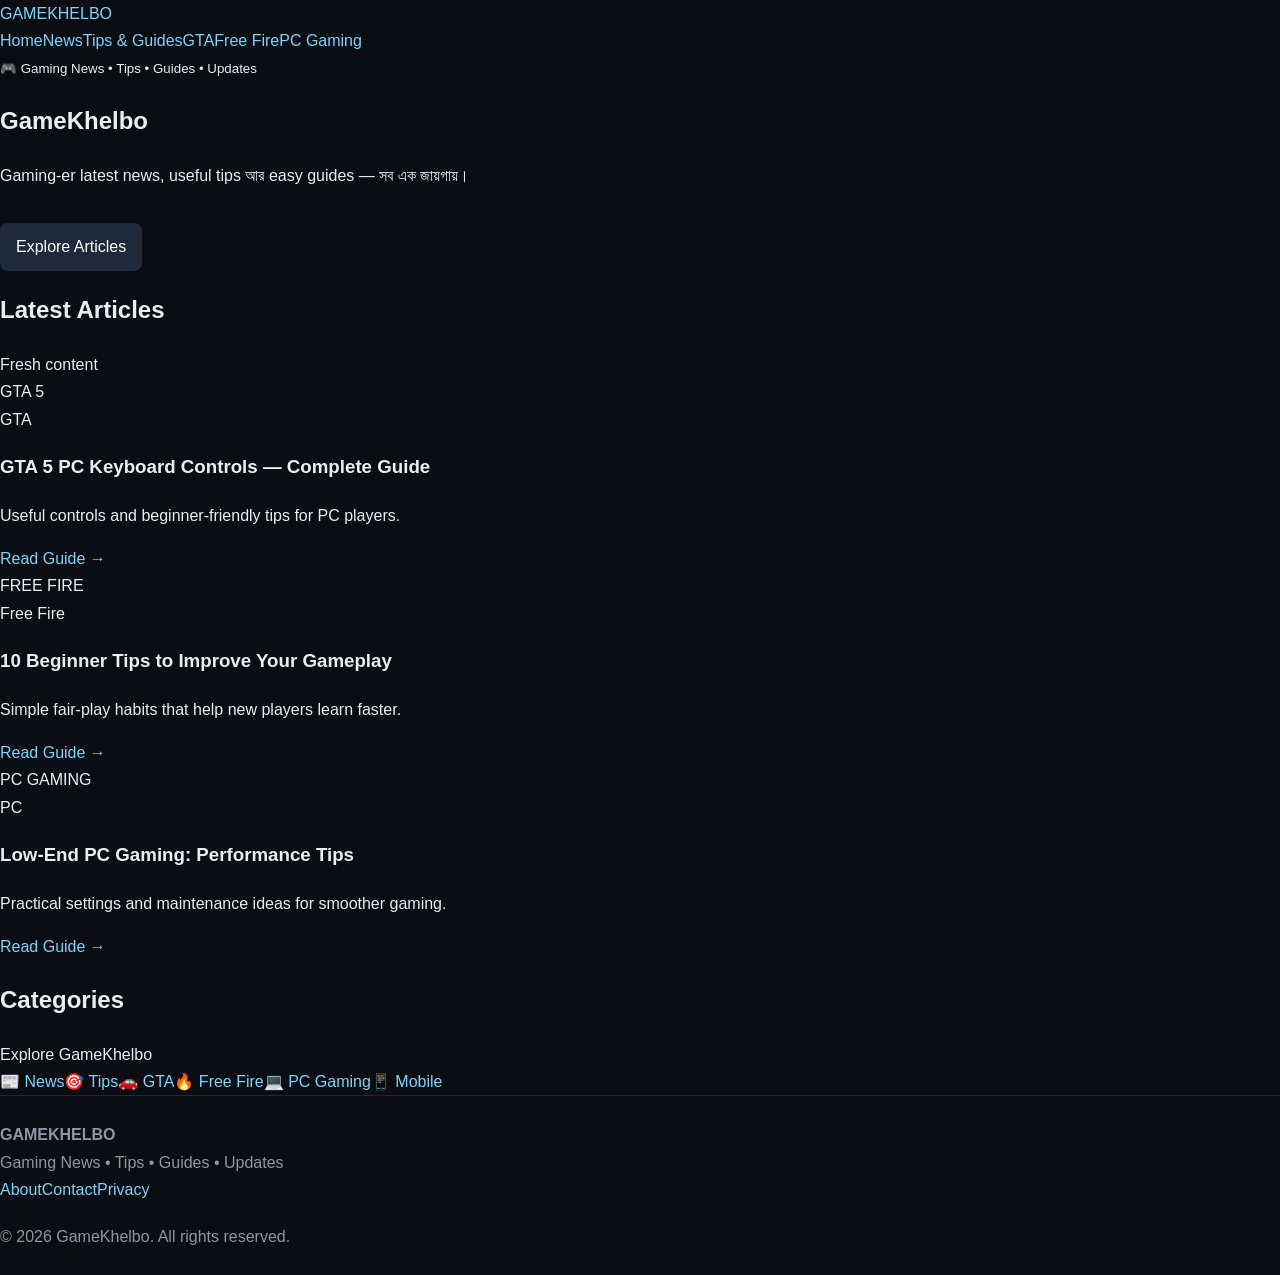
<file: index.html>
<!doctype html><html lang="en"><head><meta charset="utf-8"><meta name="viewport" content="width=device-width,initial-scale=1"><meta name="description" content="Home - GameKhelbo gaming news, tips and guides"><title>Home | GameKhelbo</title><link rel="stylesheet" href="style.css"></head><body>
<header class="top"><div class="wrap nav"><a class="brand" href="index.html">GAME<span>KHELBO</span></a><nav class="navlinks"><a href="index.html">Home</a><a href="news.html">News</a><a href="tips.html">Tips & Guides</a><a href="gta.html">GTA</a><a href="freefire.html">Free Fire</a><a href="pc.html">PC Gaming</a></nav></div></header>
<main><section class="hero"><div class="wrap"><small>🎮 Gaming News • Tips • Guides • Updates</small><h1>GameKhelbo</h1><p>Gaming-er latest news, useful tips আর easy guides — সব এক জায়গায়।</p><a class="btn" href="#latest">Explore Articles</a></div></section>
<section class="section" id="latest"><div class="wrap"><div class="title"><h2>Latest Articles</h2><span>Fresh content</span></div>
<div class="grid">
<article class="card"><div class="pic">GTA 5</div><div class="body"><span class="tag">GTA</span><h3>GTA 5 PC Keyboard Controls — Complete Guide</h3><p>Useful controls and beginner-friendly tips for PC players.</p><a class="read" href="article-gta-controls.html">Read Guide →</a></div></article>
<article class="card"><div class="pic">FREE FIRE</div><div class="body"><span class="tag">Free Fire</span><h3>10 Beginner Tips to Improve Your Gameplay</h3><p>Simple fair-play habits that help new players learn faster.</p><a class="read" href="article-freefire-tips.html">Read Guide →</a></div></article>
<article class="card"><div class="pic">PC GAMING</div><div class="body"><span class="tag">PC</span><h3>Low-End PC Gaming: Performance Tips</h3><p>Practical settings and maintenance ideas for smoother gaming.</p><a class="read" href="article-pc-performance.html">Read Guide →</a></div></article>
</div></div></section>
<section class="section"><div class="wrap"><div class="title"><h2>Categories</h2><span>Explore GameKhelbo</span></div><div class="cats"><a class="cat" href="news.html">📰 News</a><a class="cat" href="tips.html">🎯 Tips</a><a class="cat" href="gta.html">🚗 GTA</a><a class="cat" href="freefire.html">🔥 Free Fire</a><a class="cat" href="pc.html">💻 PC Gaming</a><a class="cat" href="mobile.html">📱 Mobile</a></div></div></section></main>
<footer><div class="wrap foot"><div><b>GAMEKHELBO</b><br>Gaming News • Tips • Guides • Updates</div><div class="links"><a href="about.html">About</a><a href="contact.html">Contact</a><a href="privacy.html">Privacy</a></div></div><div class="wrap" style="margin-top:20px">© 2026 GameKhelbo. All rights reserved.</div></footer></body></html>
</file>
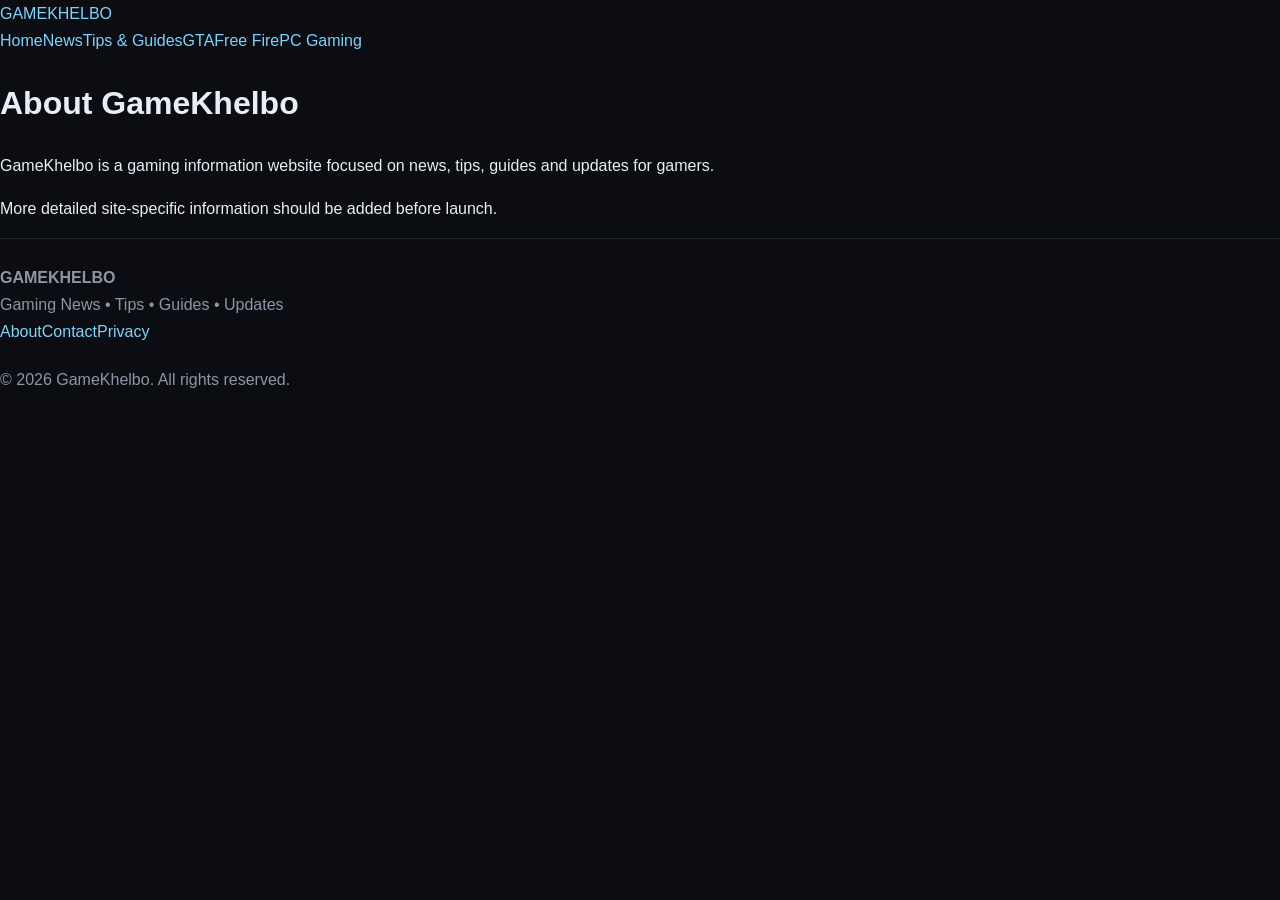
<file: about.html>
<!doctype html><html lang="en"><head><meta charset="utf-8"><meta name="viewport" content="width=device-width,initial-scale=1"><meta name="description" content="About GameKhelbo - GameKhelbo gaming news, tips and guides"><title>About GameKhelbo | GameKhelbo</title><link rel="stylesheet" href="style.css"></head><body>
<header class="top"><div class="wrap nav"><a class="brand" href="index.html">GAME<span>KHELBO</span></a><nav class="navlinks"><a href="index.html">Home</a><a href="news.html">News</a><a href="tips.html">Tips & Guides</a><a href="gta.html">GTA</a><a href="freefire.html">Free Fire</a><a href="pc.html">PC Gaming</a></nav></div></header>
<main class="section"><div class="wrap article"><h1>About GameKhelbo</h1><p>GameKhelbo is a gaming information website focused on news, tips, guides and updates for gamers.</p><p>More detailed site-specific information should be added before launch.</p></div></main>
<footer><div class="wrap foot"><div><b>GAMEKHELBO</b><br>Gaming News • Tips • Guides • Updates</div><div class="links"><a href="about.html">About</a><a href="contact.html">Contact</a><a href="privacy.html">Privacy</a></div></div><div class="wrap" style="margin-top:20px">© 2026 GameKhelbo. All rights reserved.</div></footer></body></html>
</file>
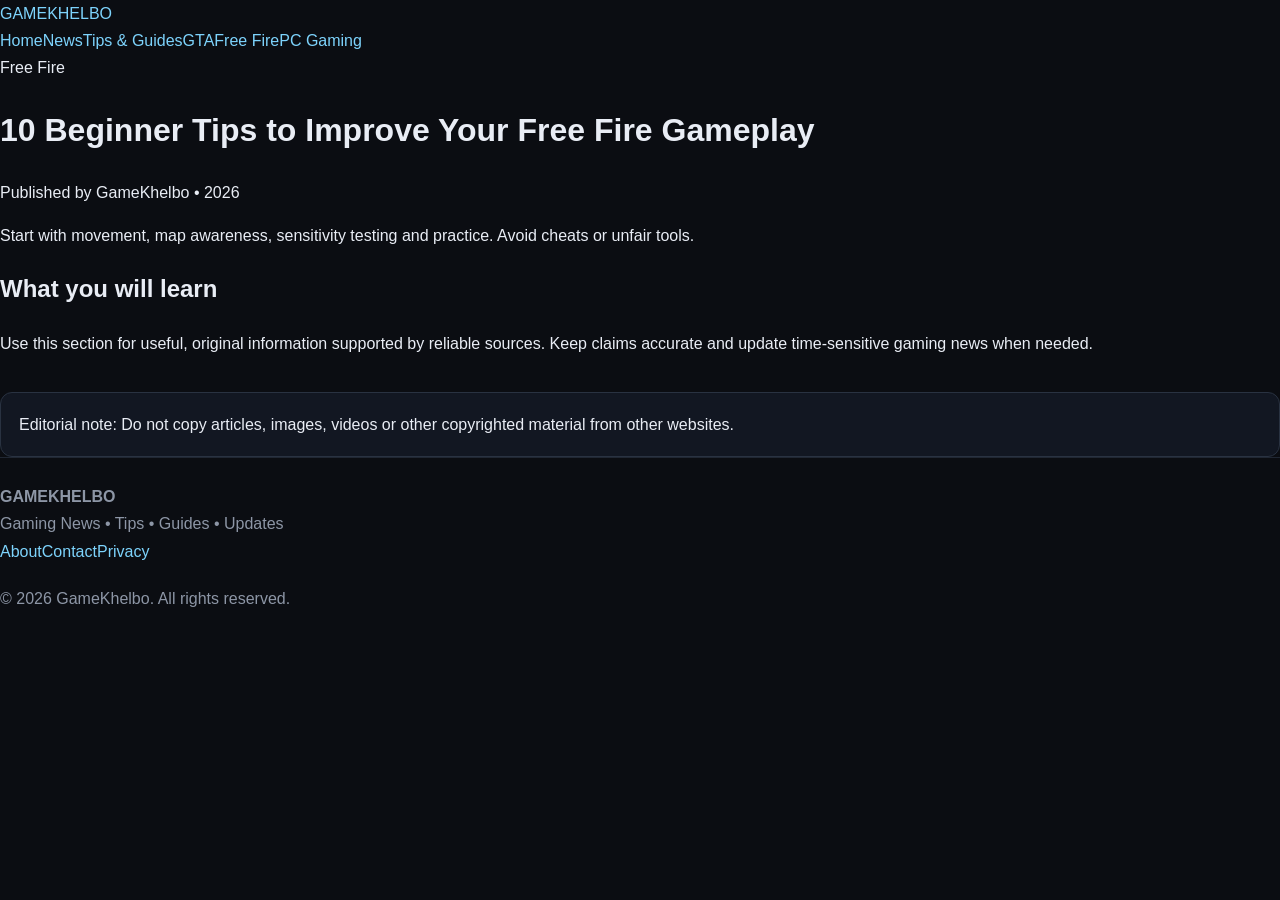
<file: article-freefire-tips.html>
<!doctype html><html lang="en"><head><meta charset="utf-8"><meta name="viewport" content="width=device-width,initial-scale=1"><meta name="description" content="10 Beginner Tips to Improve Your Free Fire Gameplay - GameKhelbo gaming news, tips and guides"><title>10 Beginner Tips to Improve Your Free Fire Gameplay | GameKhelbo</title><link rel="stylesheet" href="style.css"></head><body>
<header class="top"><div class="wrap nav"><a class="brand" href="index.html">GAME<span>KHELBO</span></a><nav class="navlinks"><a href="index.html">Home</a><a href="news.html">News</a><a href="tips.html">Tips & Guides</a><a href="gta.html">GTA</a><a href="freefire.html">Free Fire</a><a href="pc.html">PC Gaming</a></nav></div></header>
<main class="section"><div class="wrap article"><span class="tag">Free Fire</span><h1>10 Beginner Tips to Improve Your Free Fire Gameplay</h1><div class="meta">Published by GameKhelbo • 2026</div><p>Start with movement, map awareness, sensitivity testing and practice. Avoid cheats or unfair tools.</p><h2>What you will learn</h2><p>Use this section for useful, original information supported by reliable sources. Keep claims accurate and update time-sensitive gaming news when needed.</p><div class="notice">Editorial note: Do not copy articles, images, videos or other copyrighted material from other websites.</div></div></main>
<footer><div class="wrap foot"><div><b>GAMEKHELBO</b><br>Gaming News • Tips • Guides • Updates</div><div class="links"><a href="about.html">About</a><a href="contact.html">Contact</a><a href="privacy.html">Privacy</a></div></div><div class="wrap" style="margin-top:20px">© 2026 GameKhelbo. All rights reserved.</div></footer></body></html>
</file>
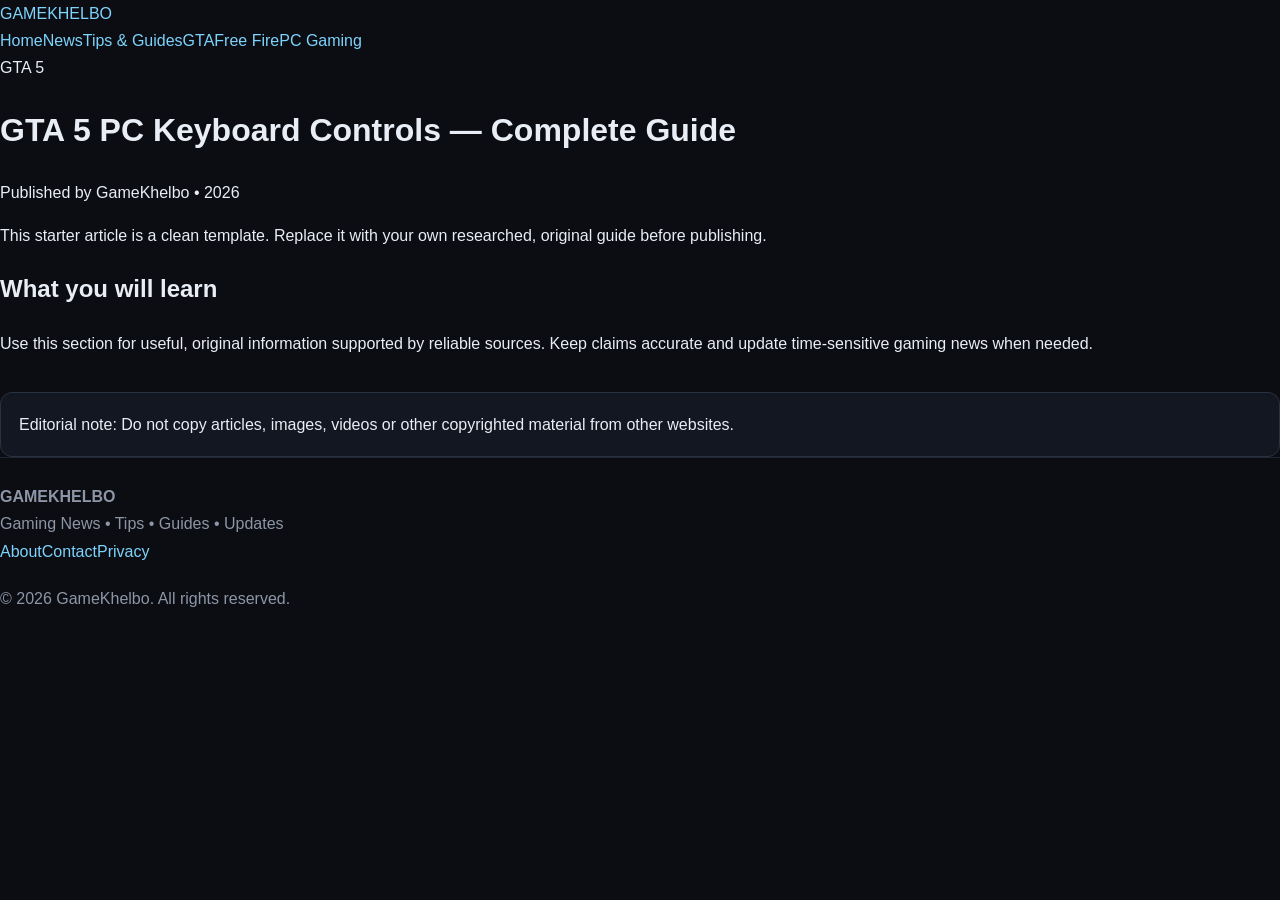
<file: article-gta-controls.html>
<!doctype html><html lang="en"><head><meta charset="utf-8"><meta name="viewport" content="width=device-width,initial-scale=1"><meta name="description" content="GTA 5 PC Keyboard Controls — Complete Guide - GameKhelbo gaming news, tips and guides"><title>GTA 5 PC Keyboard Controls — Complete Guide | GameKhelbo</title><link rel="stylesheet" href="style.css"></head><body>
<header class="top"><div class="wrap nav"><a class="brand" href="index.html">GAME<span>KHELBO</span></a><nav class="navlinks"><a href="index.html">Home</a><a href="news.html">News</a><a href="tips.html">Tips & Guides</a><a href="gta.html">GTA</a><a href="freefire.html">Free Fire</a><a href="pc.html">PC Gaming</a></nav></div></header>
<main class="section"><div class="wrap article"><span class="tag">GTA 5</span><h1>GTA 5 PC Keyboard Controls — Complete Guide</h1><div class="meta">Published by GameKhelbo • 2026</div><p>This starter article is a clean template. Replace it with your own researched, original guide before publishing.</p><h2>What you will learn</h2><p>Use this section for useful, original information supported by reliable sources. Keep claims accurate and update time-sensitive gaming news when needed.</p><div class="notice">Editorial note: Do not copy articles, images, videos or other copyrighted material from other websites.</div></div></main>
<footer><div class="wrap foot"><div><b>GAMEKHELBO</b><br>Gaming News • Tips • Guides • Updates</div><div class="links"><a href="about.html">About</a><a href="contact.html">Contact</a><a href="privacy.html">Privacy</a></div></div><div class="wrap" style="margin-top:20px">© 2026 GameKhelbo. All rights reserved.</div></footer></body></html>
</file>
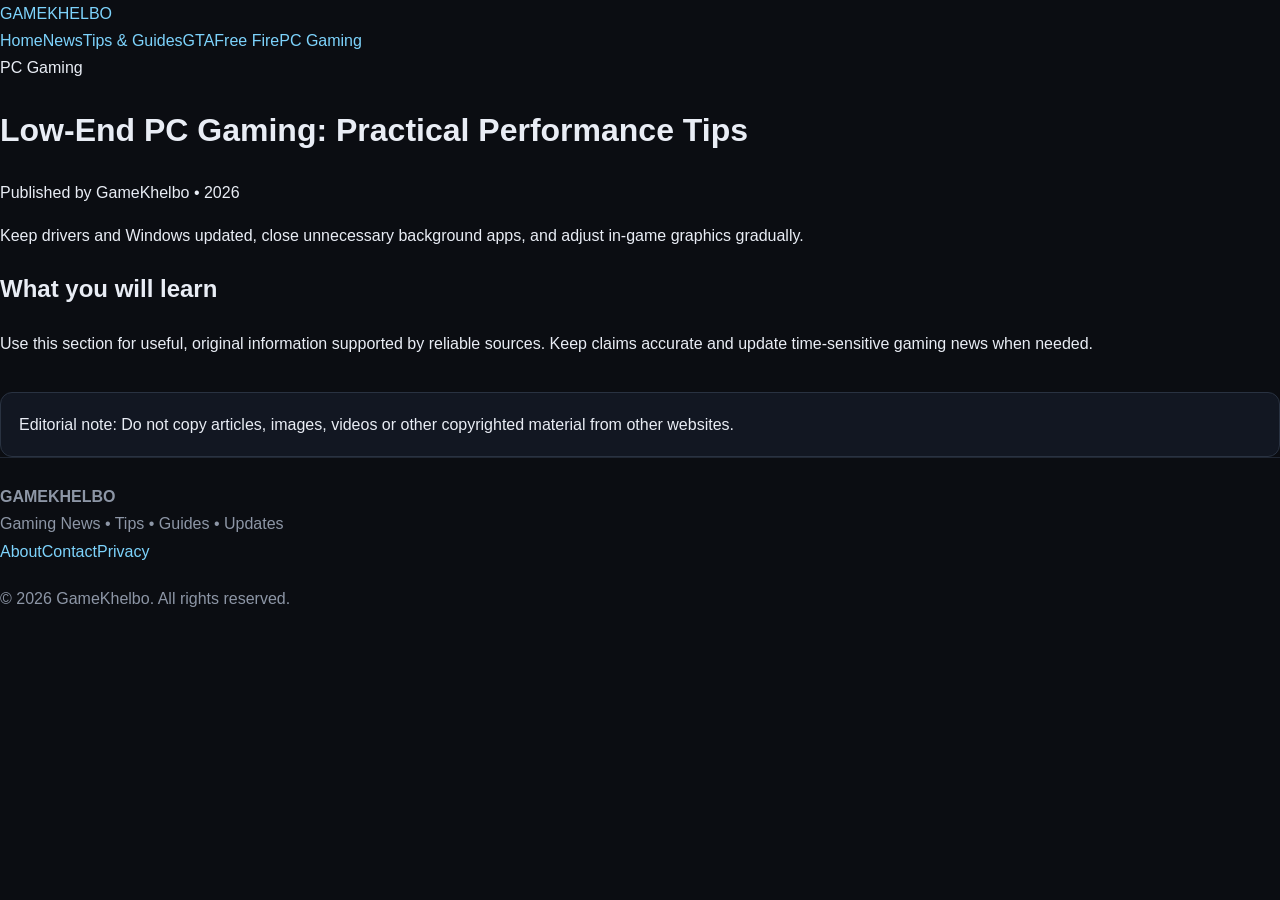
<file: article-pc-performance.html>
<!doctype html><html lang="en"><head><meta charset="utf-8"><meta name="viewport" content="width=device-width,initial-scale=1"><meta name="description" content="Low-End PC Gaming: Practical Performance Tips - GameKhelbo gaming news, tips and guides"><title>Low-End PC Gaming: Practical Performance Tips | GameKhelbo</title><link rel="stylesheet" href="style.css"></head><body>
<header class="top"><div class="wrap nav"><a class="brand" href="index.html">GAME<span>KHELBO</span></a><nav class="navlinks"><a href="index.html">Home</a><a href="news.html">News</a><a href="tips.html">Tips & Guides</a><a href="gta.html">GTA</a><a href="freefire.html">Free Fire</a><a href="pc.html">PC Gaming</a></nav></div></header>
<main class="section"><div class="wrap article"><span class="tag">PC Gaming</span><h1>Low-End PC Gaming: Practical Performance Tips</h1><div class="meta">Published by GameKhelbo • 2026</div><p>Keep drivers and Windows updated, close unnecessary background apps, and adjust in-game graphics gradually.</p><h2>What you will learn</h2><p>Use this section for useful, original information supported by reliable sources. Keep claims accurate and update time-sensitive gaming news when needed.</p><div class="notice">Editorial note: Do not copy articles, images, videos or other copyrighted material from other websites.</div></div></main>
<footer><div class="wrap foot"><div><b>GAMEKHELBO</b><br>Gaming News • Tips • Guides • Updates</div><div class="links"><a href="about.html">About</a><a href="contact.html">Contact</a><a href="privacy.html">Privacy</a></div></div><div class="wrap" style="margin-top:20px">© 2026 GameKhelbo. All rights reserved.</div></footer></body></html>
</file>
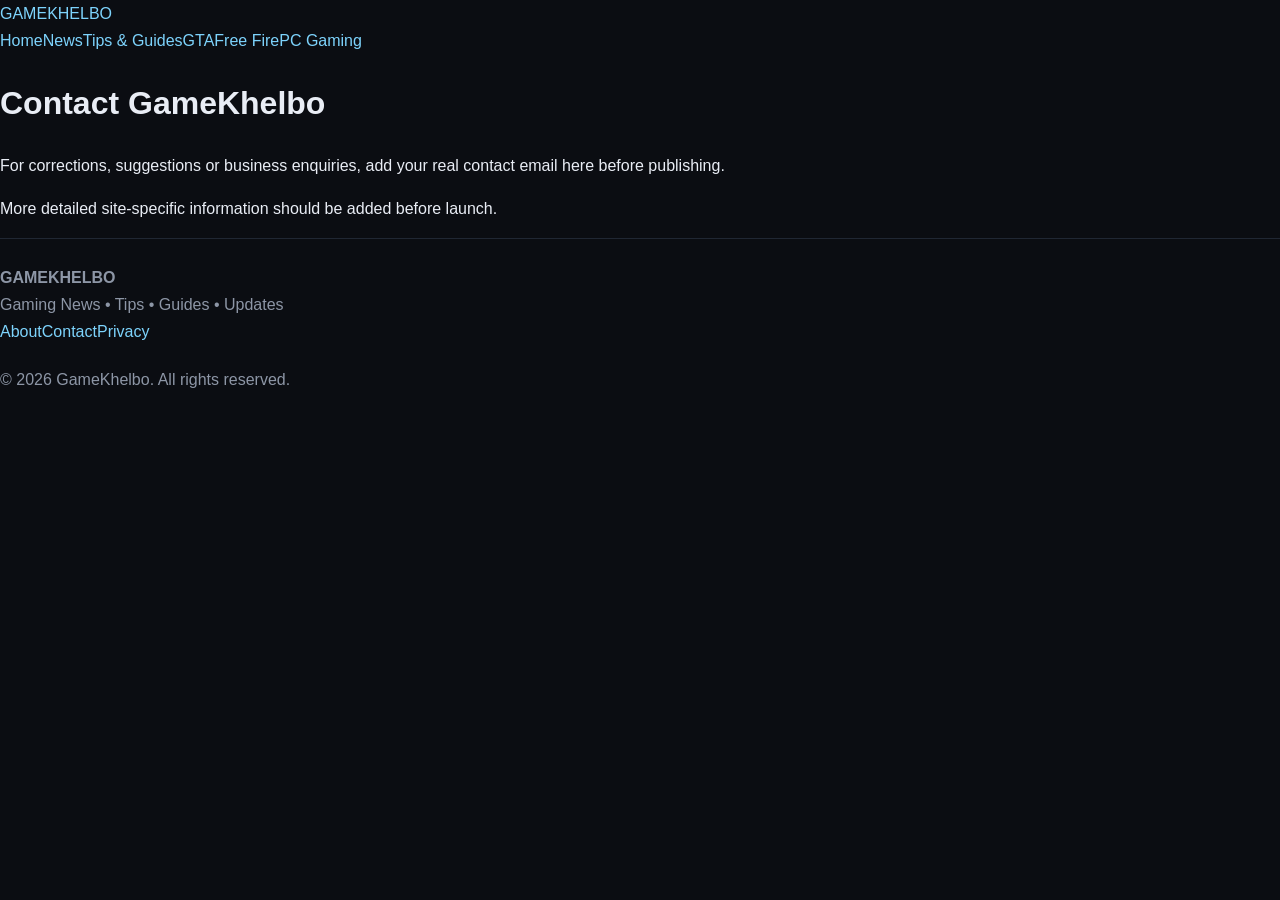
<file: contact.html>
<!doctype html><html lang="en"><head><meta charset="utf-8"><meta name="viewport" content="width=device-width,initial-scale=1"><meta name="description" content="Contact GameKhelbo - GameKhelbo gaming news, tips and guides"><title>Contact GameKhelbo | GameKhelbo</title><link rel="stylesheet" href="style.css"></head><body>
<header class="top"><div class="wrap nav"><a class="brand" href="index.html">GAME<span>KHELBO</span></a><nav class="navlinks"><a href="index.html">Home</a><a href="news.html">News</a><a href="tips.html">Tips & Guides</a><a href="gta.html">GTA</a><a href="freefire.html">Free Fire</a><a href="pc.html">PC Gaming</a></nav></div></header>
<main class="section"><div class="wrap article"><h1>Contact GameKhelbo</h1><p>For corrections, suggestions or business enquiries, add your real contact email here before publishing.</p><p>More detailed site-specific information should be added before launch.</p></div></main>
<footer><div class="wrap foot"><div><b>GAMEKHELBO</b><br>Gaming News • Tips • Guides • Updates</div><div class="links"><a href="about.html">About</a><a href="contact.html">Contact</a><a href="privacy.html">Privacy</a></div></div><div class="wrap" style="margin-top:20px">© 2026 GameKhelbo. All rights reserved.</div></footer></body></html>
</file>
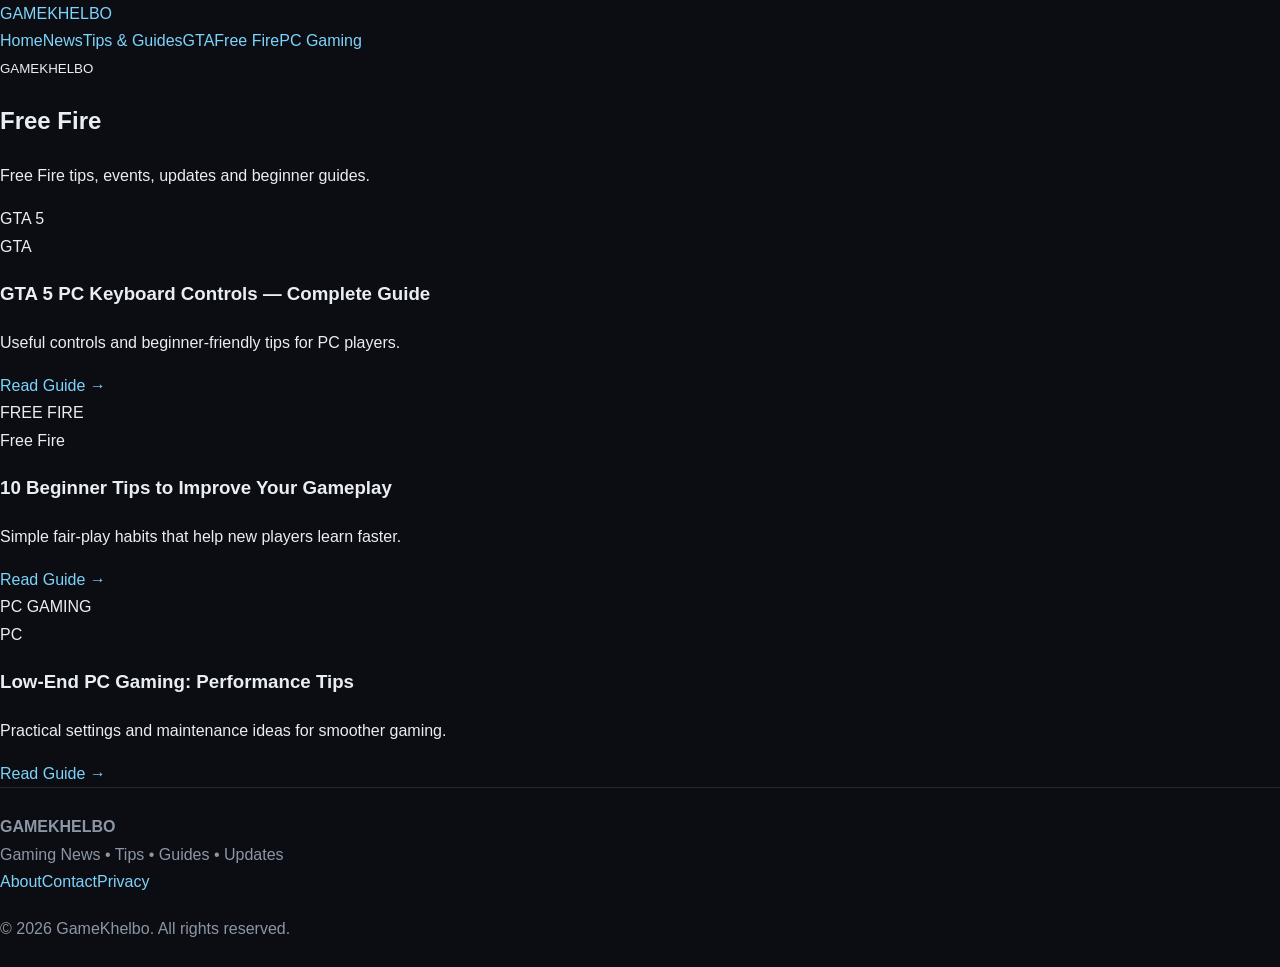
<file: freefire.html>
<!doctype html><html lang="en"><head><meta charset="utf-8"><meta name="viewport" content="width=device-width,initial-scale=1"><meta name="description" content="Free Fire - GameKhelbo gaming news, tips and guides"><title>Free Fire | GameKhelbo</title><link rel="stylesheet" href="style.css"></head><body>
<header class="top"><div class="wrap nav"><a class="brand" href="index.html">GAME<span>KHELBO</span></a><nav class="navlinks"><a href="index.html">Home</a><a href="news.html">News</a><a href="tips.html">Tips & Guides</a><a href="gta.html">GTA</a><a href="freefire.html">Free Fire</a><a href="pc.html">PC Gaming</a></nav></div></header>
<main><section class="hero"><div class="wrap"><small>GAMEKHELBO</small><h1>Free Fire</h1><p>Free Fire tips, events, updates and beginner guides.</p></div></section><section class="section"><div class="wrap">
<div class="grid">
<article class="card"><div class="pic">GTA 5</div><div class="body"><span class="tag">GTA</span><h3>GTA 5 PC Keyboard Controls — Complete Guide</h3><p>Useful controls and beginner-friendly tips for PC players.</p><a class="read" href="article-gta-controls.html">Read Guide →</a></div></article>
<article class="card"><div class="pic">FREE FIRE</div><div class="body"><span class="tag">Free Fire</span><h3>10 Beginner Tips to Improve Your Gameplay</h3><p>Simple fair-play habits that help new players learn faster.</p><a class="read" href="article-freefire-tips.html">Read Guide →</a></div></article>
<article class="card"><div class="pic">PC GAMING</div><div class="body"><span class="tag">PC</span><h3>Low-End PC Gaming: Performance Tips</h3><p>Practical settings and maintenance ideas for smoother gaming.</p><a class="read" href="article-pc-performance.html">Read Guide →</a></div></article>
</div></div></section></main>
<footer><div class="wrap foot"><div><b>GAMEKHELBO</b><br>Gaming News • Tips • Guides • Updates</div><div class="links"><a href="about.html">About</a><a href="contact.html">Contact</a><a href="privacy.html">Privacy</a></div></div><div class="wrap" style="margin-top:20px">© 2026 GameKhelbo. All rights reserved.</div></footer></body></html>
</file>
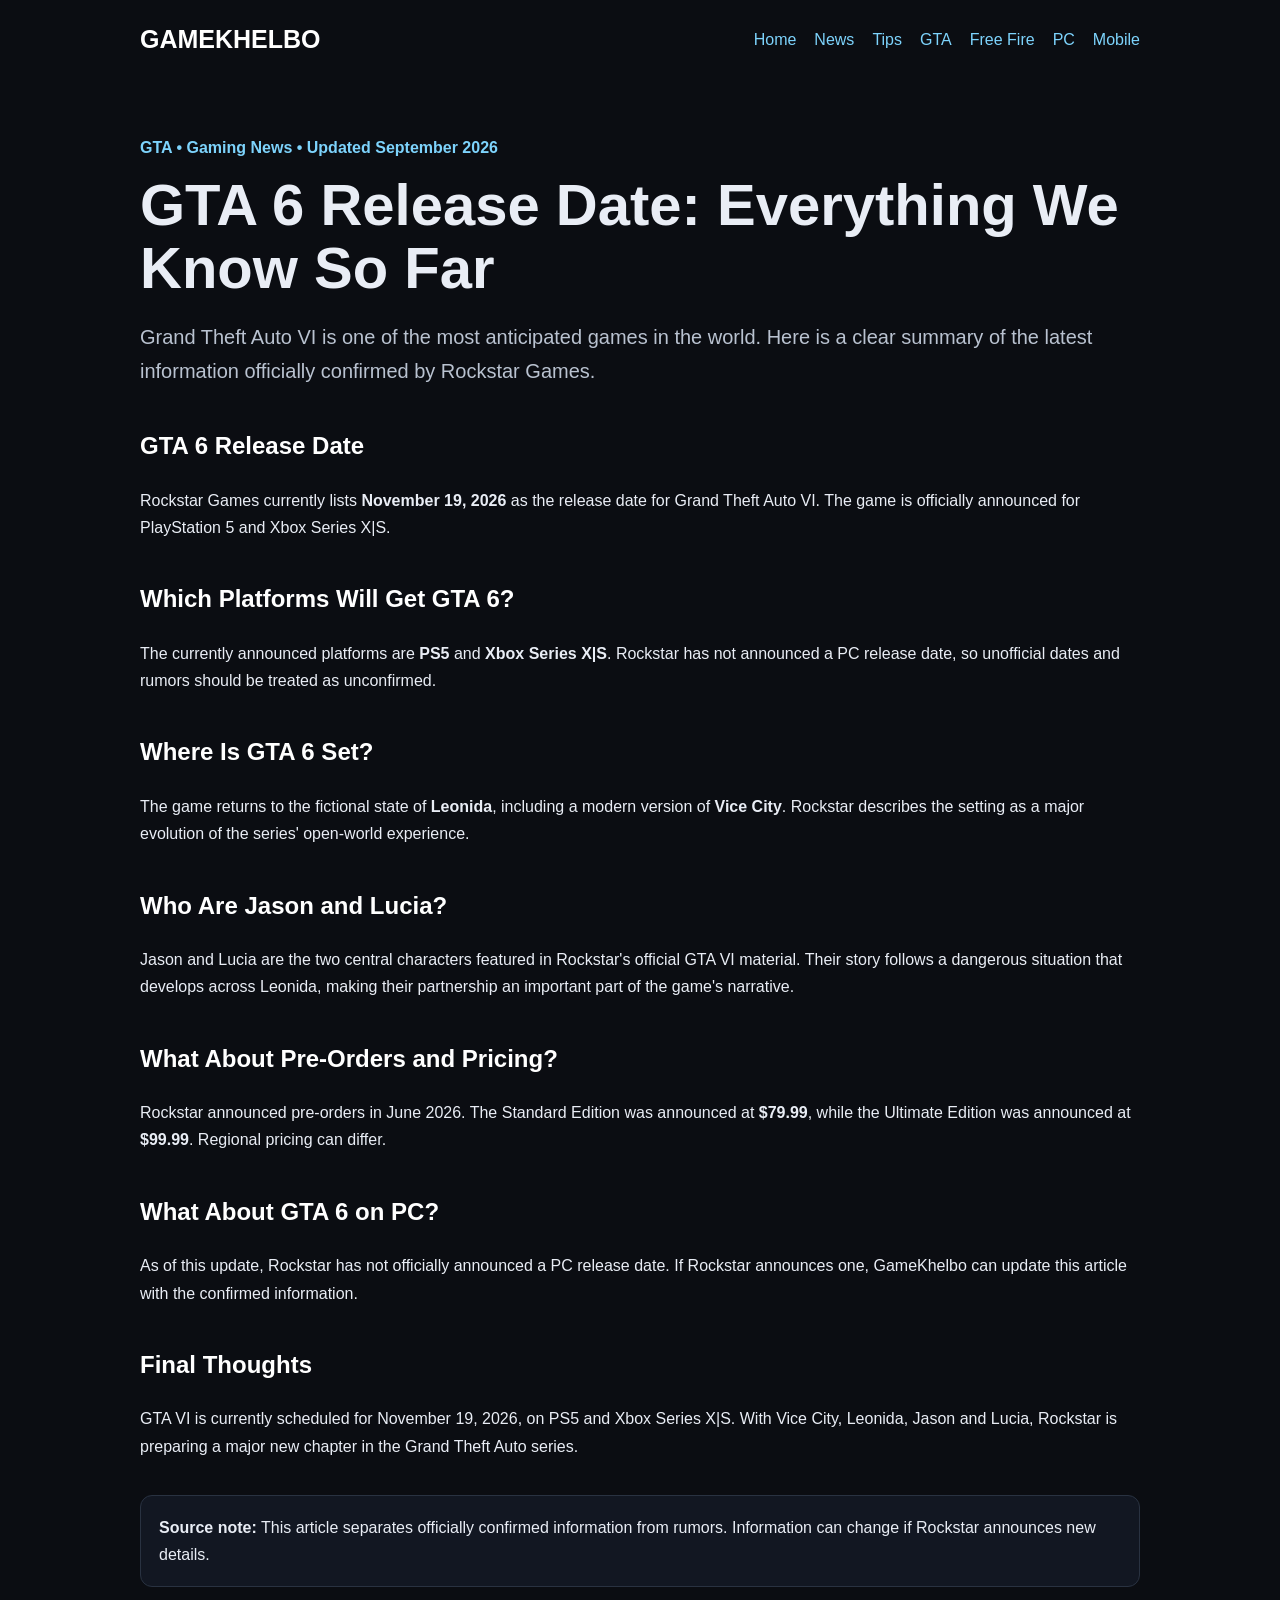
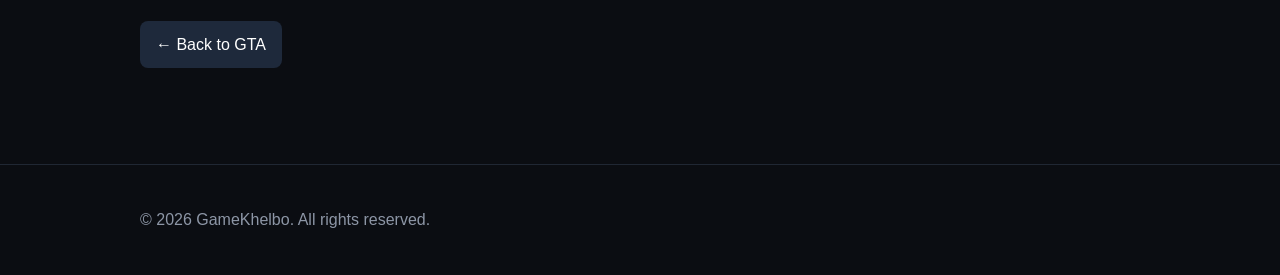
<file: gta-6-release-date.html>
<!DOCTYPE html>
<html lang="en">
<head>
<meta charset="UTF-8">
<meta name="viewport" content="width=device-width, initial-scale=1.0">
<title>GTA 6 Release Date: Everything We Know So Far | GameKhelbo</title>
<meta name="description" content="GTA 6 release date, platforms, setting, story characters, pre-order details and the latest officially confirmed information.">
<link rel="stylesheet" href="style.css">
</head>
<body>
<header><div class="container nav-wrap">
<a class="logo" href="index.html">GAMEKHELBO</a>
<nav><a href="index.html">Home</a><a href="news.html">News</a><a href="tips.html">Tips</a><a href="gta.html">GTA</a><a href="freefire.html">Free Fire</a><a href="pc.html">PC</a><a href="mobile.html">Mobile</a></nav>
</div></header>
<main class="container article-page">
<div class="article-meta">GTA • Gaming News • Updated September 2026</div>
<h1>GTA 6 Release Date: Everything We Know So Far</h1>
<p class="lead">Grand Theft Auto VI is one of the most anticipated games in the world. Here is a clear summary of the latest information officially confirmed by Rockstar Games.</p>

<h2>GTA 6 Release Date</h2>
<p>Rockstar Games currently lists <strong>November 19, 2026</strong> as the release date for Grand Theft Auto VI. The game is officially announced for PlayStation 5 and Xbox Series X|S.</p>

<h2>Which Platforms Will Get GTA 6?</h2>
<p>The currently announced platforms are <strong>PS5</strong> and <strong>Xbox Series X|S</strong>. Rockstar has not announced a PC release date, so unofficial dates and rumors should be treated as unconfirmed.</p>

<h2>Where Is GTA 6 Set?</h2>
<p>The game returns to the fictional state of <strong>Leonida</strong>, including a modern version of <strong>Vice City</strong>. Rockstar describes the setting as a major evolution of the series' open-world experience.</p>

<h2>Who Are Jason and Lucia?</h2>
<p>Jason and Lucia are the two central characters featured in Rockstar's official GTA VI material. Their story follows a dangerous situation that develops across Leonida, making their partnership an important part of the game's narrative.</p>

<h2>What About Pre-Orders and Pricing?</h2>
<p>Rockstar announced pre-orders in June 2026. The Standard Edition was announced at <strong>$79.99</strong>, while the Ultimate Edition was announced at <strong>$99.99</strong>. Regional pricing can differ.</p>

<h2>What About GTA 6 on PC?</h2>
<p>As of this update, Rockstar has not officially announced a PC release date. If Rockstar announces one, GameKhelbo can update this article with the confirmed information.</p>

<h2>Final Thoughts</h2>
<p>GTA VI is currently scheduled for November 19, 2026, on PS5 and Xbox Series X|S. With Vice City, Leonida, Jason and Lucia, Rockstar is preparing a major new chapter in the Grand Theft Auto series.</p>

<div class="notice"><strong>Source note:</strong> This article separates officially confirmed information from rumors. Information can change if Rockstar announces new details.</div>
<p><a class="btn" href="gta.html">← Back to GTA</a></p>
</main>
<footer><div class="container"><p>© 2026 GameKhelbo. All rights reserved.</p></div></footer>
</body>
</html>
</file>
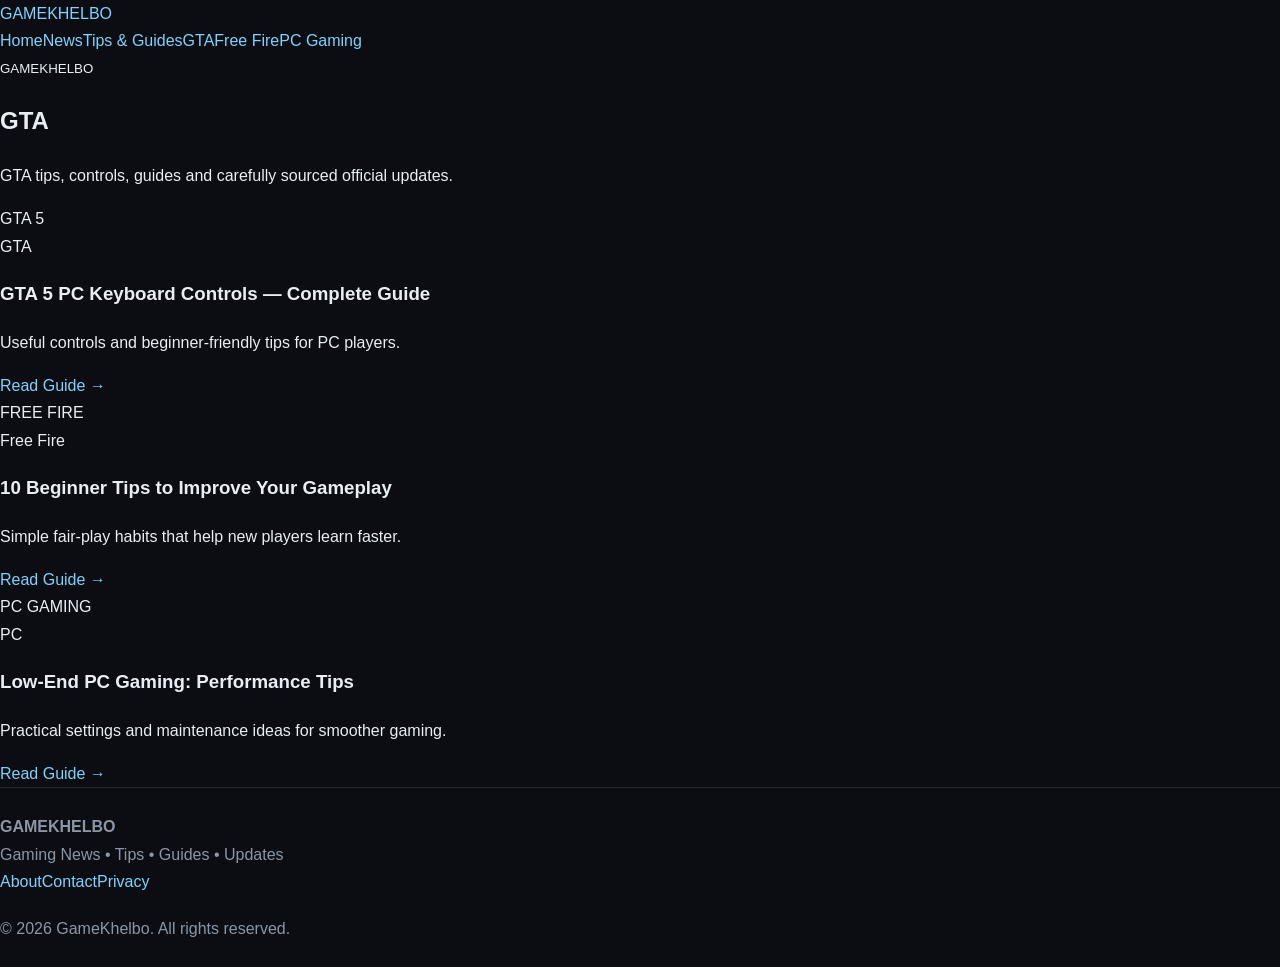
<file: gta.html>
<!doctype html><html lang="en"><head><meta charset="utf-8"><meta name="viewport" content="width=device-width,initial-scale=1"><meta name="description" content="GTA - GameKhelbo gaming news, tips and guides"><title>GTA | GameKhelbo</title><link rel="stylesheet" href="style.css"></head><body>
<header class="top"><div class="wrap nav"><a class="brand" href="index.html">GAME<span>KHELBO</span></a><nav class="navlinks"><a href="index.html">Home</a><a href="news.html">News</a><a href="tips.html">Tips & Guides</a><a href="gta.html">GTA</a><a href="freefire.html">Free Fire</a><a href="pc.html">PC Gaming</a></nav></div></header>
<main><section class="hero"><div class="wrap"><small>GAMEKHELBO</small><h1>GTA</h1><p>GTA tips, controls, guides and carefully sourced official updates.</p></div></section><section class="section"><div class="wrap">
<div class="grid">
<article class="card"><div class="pic">GTA 5</div><div class="body"><span class="tag">GTA</span><h3>GTA 5 PC Keyboard Controls — Complete Guide</h3><p>Useful controls and beginner-friendly tips for PC players.</p><a class="read" href="article-gta-controls.html">Read Guide →</a></div></article>
<article class="card"><div class="pic">FREE FIRE</div><div class="body"><span class="tag">Free Fire</span><h3>10 Beginner Tips to Improve Your Gameplay</h3><p>Simple fair-play habits that help new players learn faster.</p><a class="read" href="article-freefire-tips.html">Read Guide →</a></div></article>
<article class="card"><div class="pic">PC GAMING</div><div class="body"><span class="tag">PC</span><h3>Low-End PC Gaming: Performance Tips</h3><p>Practical settings and maintenance ideas for smoother gaming.</p><a class="read" href="article-pc-performance.html">Read Guide →</a></div></article>
</div></div></section></main>
<footer><div class="wrap foot"><div><b>GAMEKHELBO</b><br>Gaming News • Tips • Guides • Updates</div><div class="links"><a href="about.html">About</a><a href="contact.html">Contact</a><a href="privacy.html">Privacy</a></div></div><div class="wrap" style="margin-top:20px">© 2026 GameKhelbo. All rights reserved.</div></footer></body></html>
</file>
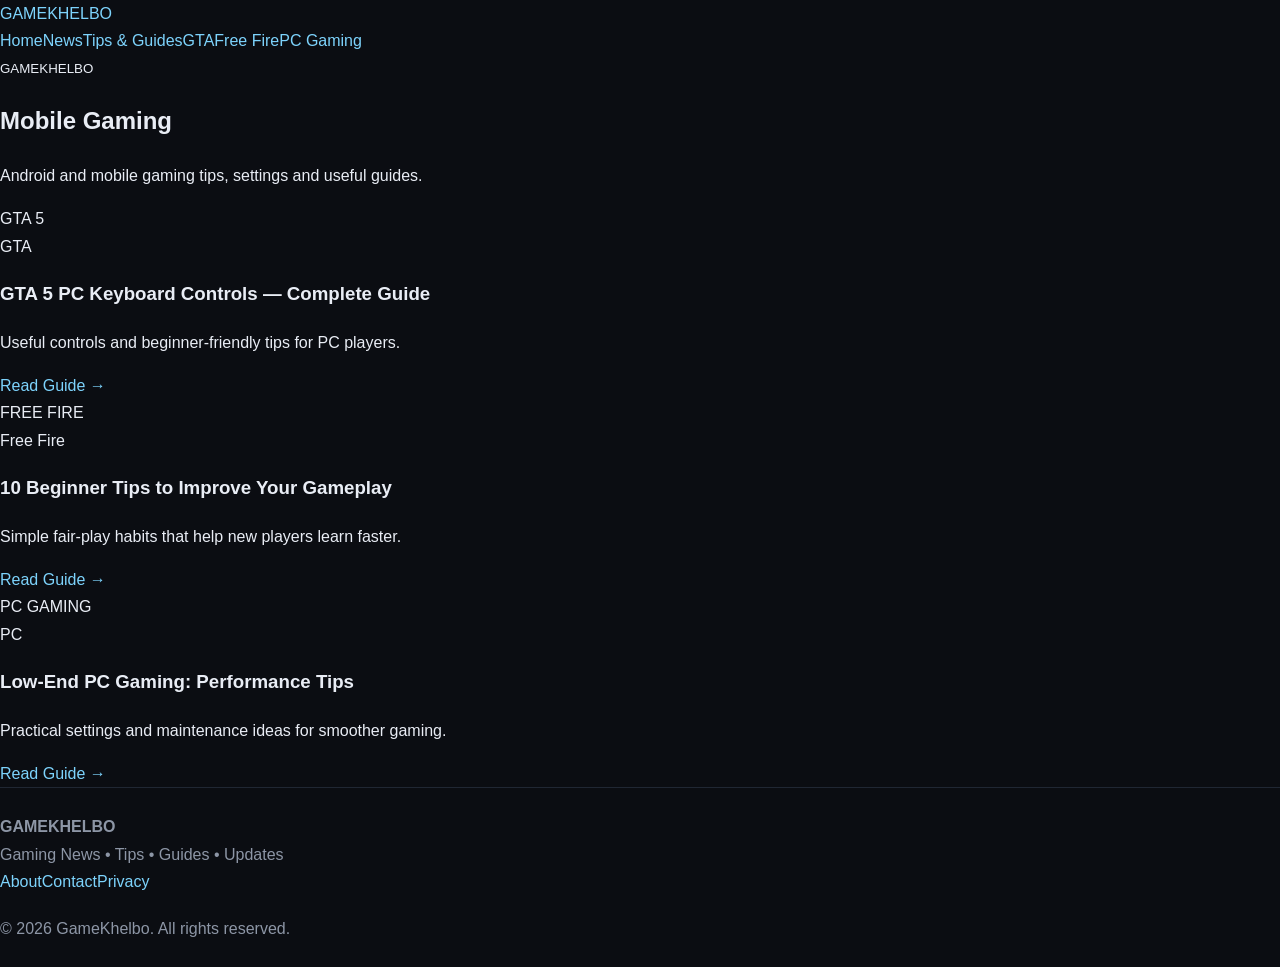
<file: mobile.html>
<!doctype html><html lang="en"><head><meta charset="utf-8"><meta name="viewport" content="width=device-width,initial-scale=1"><meta name="description" content="Mobile Gaming - GameKhelbo gaming news, tips and guides"><title>Mobile Gaming | GameKhelbo</title><link rel="stylesheet" href="style.css"></head><body>
<header class="top"><div class="wrap nav"><a class="brand" href="index.html">GAME<span>KHELBO</span></a><nav class="navlinks"><a href="index.html">Home</a><a href="news.html">News</a><a href="tips.html">Tips & Guides</a><a href="gta.html">GTA</a><a href="freefire.html">Free Fire</a><a href="pc.html">PC Gaming</a></nav></div></header>
<main><section class="hero"><div class="wrap"><small>GAMEKHELBO</small><h1>Mobile Gaming</h1><p>Android and mobile gaming tips, settings and useful guides.</p></div></section><section class="section"><div class="wrap">
<div class="grid">
<article class="card"><div class="pic">GTA 5</div><div class="body"><span class="tag">GTA</span><h3>GTA 5 PC Keyboard Controls — Complete Guide</h3><p>Useful controls and beginner-friendly tips for PC players.</p><a class="read" href="article-gta-controls.html">Read Guide →</a></div></article>
<article class="card"><div class="pic">FREE FIRE</div><div class="body"><span class="tag">Free Fire</span><h3>10 Beginner Tips to Improve Your Gameplay</h3><p>Simple fair-play habits that help new players learn faster.</p><a class="read" href="article-freefire-tips.html">Read Guide →</a></div></article>
<article class="card"><div class="pic">PC GAMING</div><div class="body"><span class="tag">PC</span><h3>Low-End PC Gaming: Performance Tips</h3><p>Practical settings and maintenance ideas for smoother gaming.</p><a class="read" href="article-pc-performance.html">Read Guide →</a></div></article>
</div></div></section></main>
<footer><div class="wrap foot"><div><b>GAMEKHELBO</b><br>Gaming News • Tips • Guides • Updates</div><div class="links"><a href="about.html">About</a><a href="contact.html">Contact</a><a href="privacy.html">Privacy</a></div></div><div class="wrap" style="margin-top:20px">© 2026 GameKhelbo. All rights reserved.</div></footer></body></html>
</file>
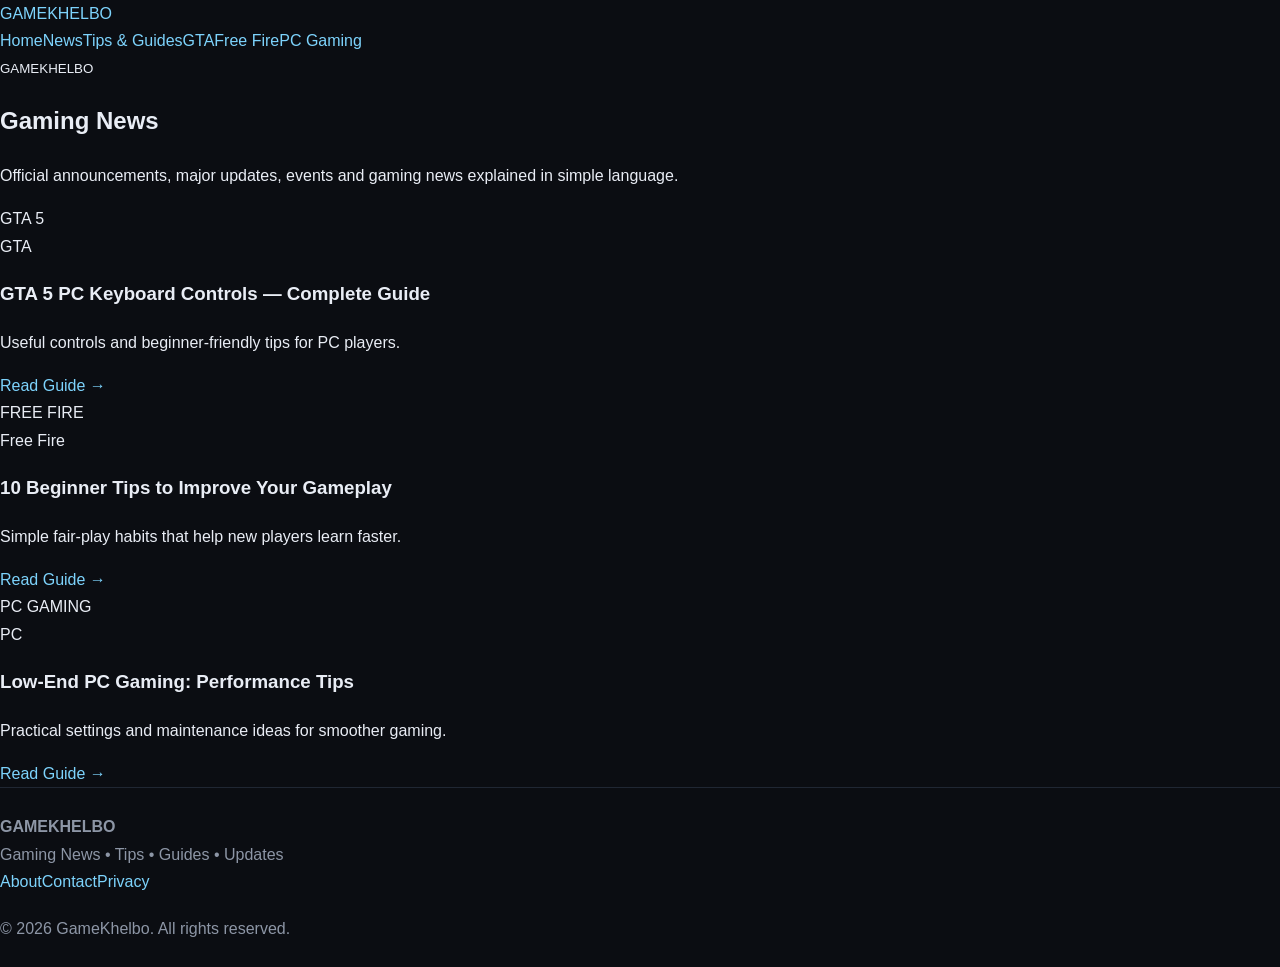
<file: news.html>
<!doctype html><html lang="en"><head><meta charset="utf-8"><meta name="viewport" content="width=device-width,initial-scale=1"><meta name="description" content="Gaming News - GameKhelbo gaming news, tips and guides"><title>Gaming News | GameKhelbo</title><link rel="stylesheet" href="style.css"></head><body>
<header class="top"><div class="wrap nav"><a class="brand" href="index.html">GAME<span>KHELBO</span></a><nav class="navlinks"><a href="index.html">Home</a><a href="news.html">News</a><a href="tips.html">Tips & Guides</a><a href="gta.html">GTA</a><a href="freefire.html">Free Fire</a><a href="pc.html">PC Gaming</a></nav></div></header>
<main><section class="hero"><div class="wrap"><small>GAMEKHELBO</small><h1>Gaming News</h1><p>Official announcements, major updates, events and gaming news explained in simple language.</p></div></section><section class="section"><div class="wrap">
<div class="grid">
<article class="card"><div class="pic">GTA 5</div><div class="body"><span class="tag">GTA</span><h3>GTA 5 PC Keyboard Controls — Complete Guide</h3><p>Useful controls and beginner-friendly tips for PC players.</p><a class="read" href="article-gta-controls.html">Read Guide →</a></div></article>
<article class="card"><div class="pic">FREE FIRE</div><div class="body"><span class="tag">Free Fire</span><h3>10 Beginner Tips to Improve Your Gameplay</h3><p>Simple fair-play habits that help new players learn faster.</p><a class="read" href="article-freefire-tips.html">Read Guide →</a></div></article>
<article class="card"><div class="pic">PC GAMING</div><div class="body"><span class="tag">PC</span><h3>Low-End PC Gaming: Performance Tips</h3><p>Practical settings and maintenance ideas for smoother gaming.</p><a class="read" href="article-pc-performance.html">Read Guide →</a></div></article>
</div></div></section></main>
<footer><div class="wrap foot"><div><b>GAMEKHELBO</b><br>Gaming News • Tips • Guides • Updates</div><div class="links"><a href="about.html">About</a><a href="contact.html">Contact</a><a href="privacy.html">Privacy</a></div></div><div class="wrap" style="margin-top:20px">© 2026 GameKhelbo. All rights reserved.</div></footer></body></html>
</file>
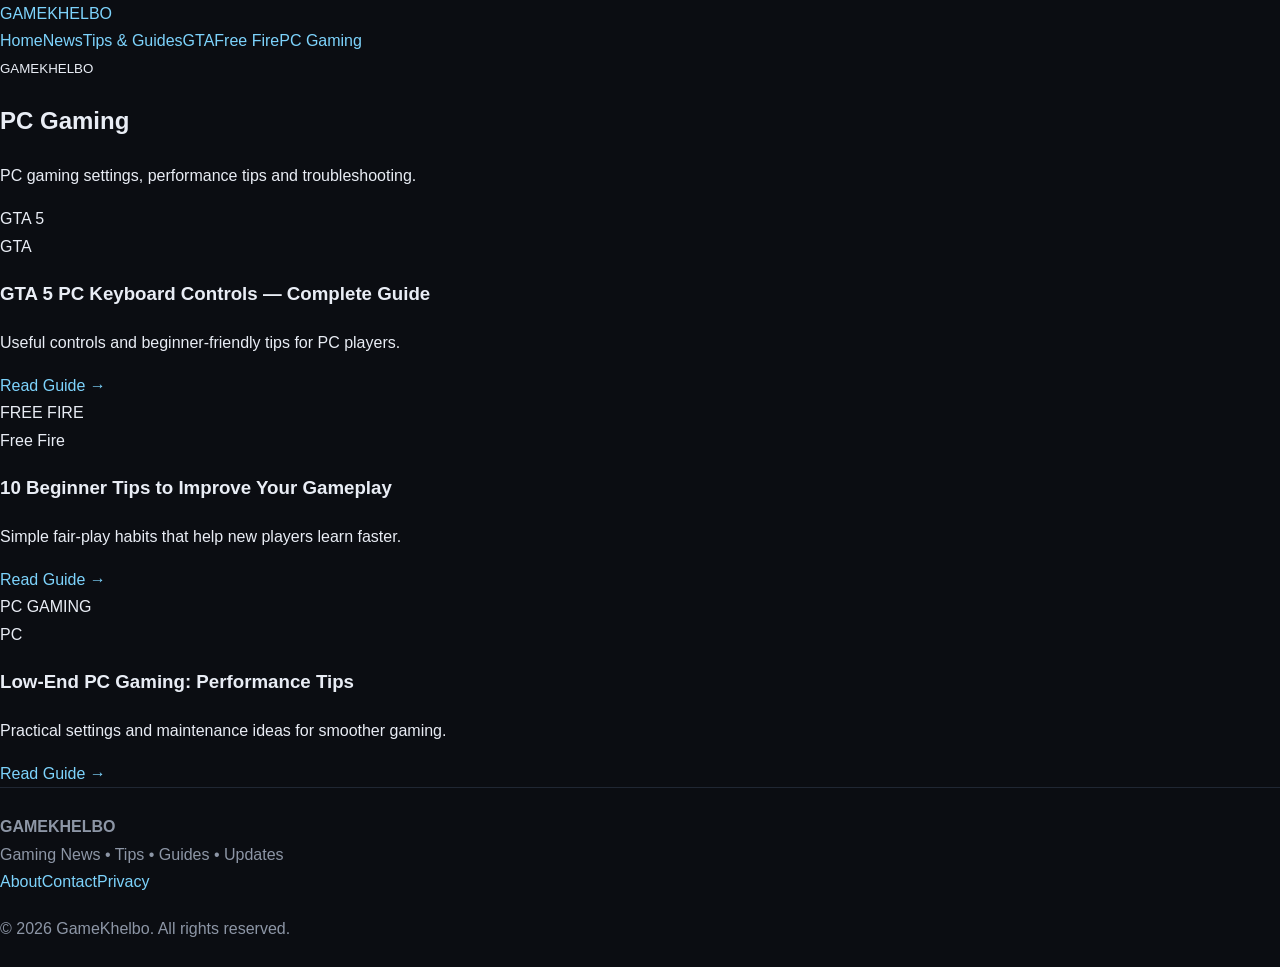
<file: pc.html>
<!doctype html><html lang="en"><head><meta charset="utf-8"><meta name="viewport" content="width=device-width,initial-scale=1"><meta name="description" content="PC Gaming - GameKhelbo gaming news, tips and guides"><title>PC Gaming | GameKhelbo</title><link rel="stylesheet" href="style.css"></head><body>
<header class="top"><div class="wrap nav"><a class="brand" href="index.html">GAME<span>KHELBO</span></a><nav class="navlinks"><a href="index.html">Home</a><a href="news.html">News</a><a href="tips.html">Tips & Guides</a><a href="gta.html">GTA</a><a href="freefire.html">Free Fire</a><a href="pc.html">PC Gaming</a></nav></div></header>
<main><section class="hero"><div class="wrap"><small>GAMEKHELBO</small><h1>PC Gaming</h1><p>PC gaming settings, performance tips and troubleshooting.</p></div></section><section class="section"><div class="wrap">
<div class="grid">
<article class="card"><div class="pic">GTA 5</div><div class="body"><span class="tag">GTA</span><h3>GTA 5 PC Keyboard Controls — Complete Guide</h3><p>Useful controls and beginner-friendly tips for PC players.</p><a class="read" href="article-gta-controls.html">Read Guide →</a></div></article>
<article class="card"><div class="pic">FREE FIRE</div><div class="body"><span class="tag">Free Fire</span><h3>10 Beginner Tips to Improve Your Gameplay</h3><p>Simple fair-play habits that help new players learn faster.</p><a class="read" href="article-freefire-tips.html">Read Guide →</a></div></article>
<article class="card"><div class="pic">PC GAMING</div><div class="body"><span class="tag">PC</span><h3>Low-End PC Gaming: Performance Tips</h3><p>Practical settings and maintenance ideas for smoother gaming.</p><a class="read" href="article-pc-performance.html">Read Guide →</a></div></article>
</div></div></section></main>
<footer><div class="wrap foot"><div><b>GAMEKHELBO</b><br>Gaming News • Tips • Guides • Updates</div><div class="links"><a href="about.html">About</a><a href="contact.html">Contact</a><a href="privacy.html">Privacy</a></div></div><div class="wrap" style="margin-top:20px">© 2026 GameKhelbo. All rights reserved.</div></footer></body></html>
</file>
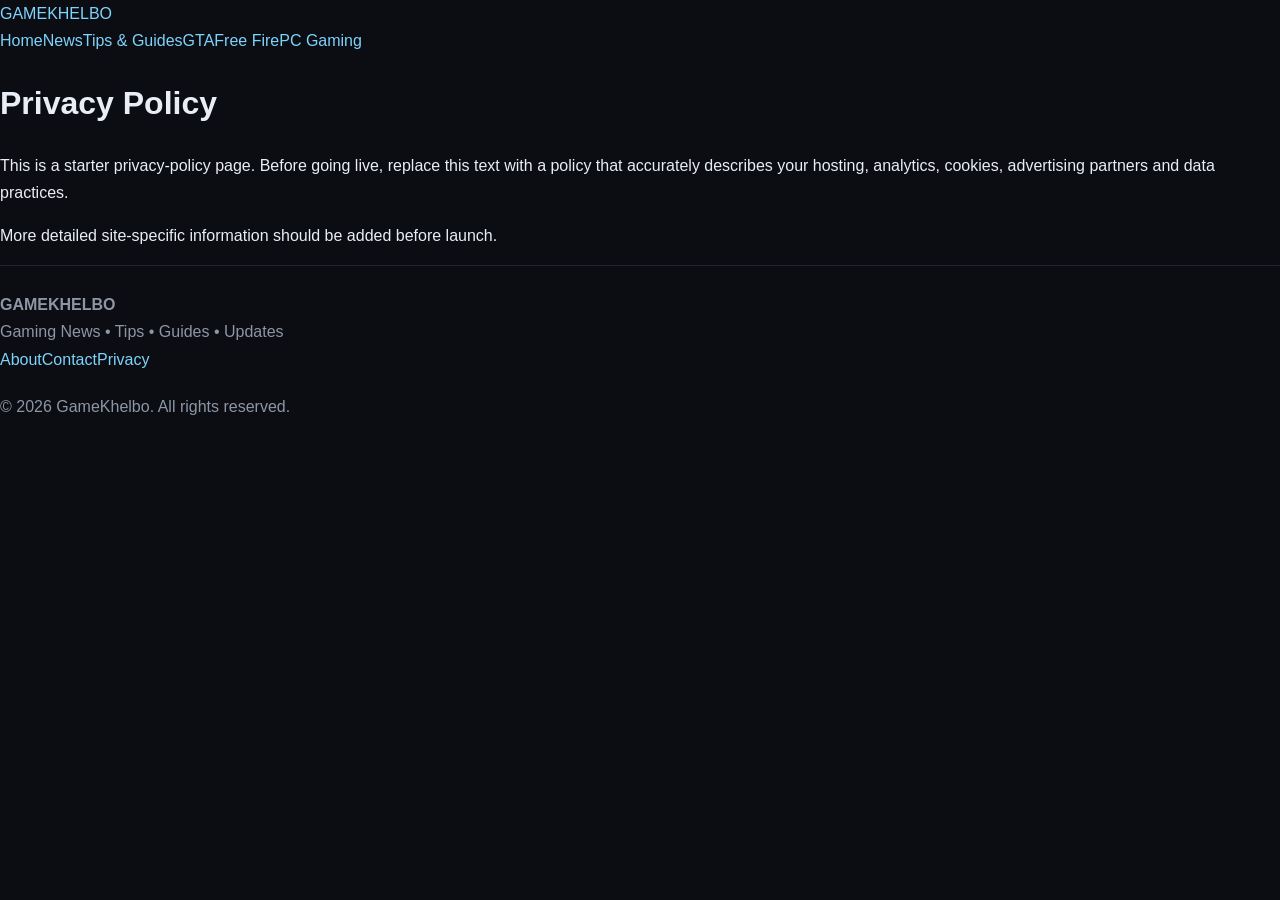
<file: privacy.html>
<!doctype html><html lang="en"><head><meta charset="utf-8"><meta name="viewport" content="width=device-width,initial-scale=1"><meta name="description" content="Privacy Policy - GameKhelbo gaming news, tips and guides"><title>Privacy Policy | GameKhelbo</title><link rel="stylesheet" href="style.css"></head><body>
<header class="top"><div class="wrap nav"><a class="brand" href="index.html">GAME<span>KHELBO</span></a><nav class="navlinks"><a href="index.html">Home</a><a href="news.html">News</a><a href="tips.html">Tips & Guides</a><a href="gta.html">GTA</a><a href="freefire.html">Free Fire</a><a href="pc.html">PC Gaming</a></nav></div></header>
<main class="section"><div class="wrap article"><h1>Privacy Policy</h1><p>This is a starter privacy-policy page. Before going live, replace this text with a policy that accurately describes your hosting, analytics, cookies, advertising partners and data practices.</p><p>More detailed site-specific information should be added before launch.</p></div></main>
<footer><div class="wrap foot"><div><b>GAMEKHELBO</b><br>Gaming News • Tips • Guides • Updates</div><div class="links"><a href="about.html">About</a><a href="contact.html">Contact</a><a href="privacy.html">Privacy</a></div></div><div class="wrap" style="margin-top:20px">© 2026 GameKhelbo. All rights reserved.</div></footer></body></html>
</file>
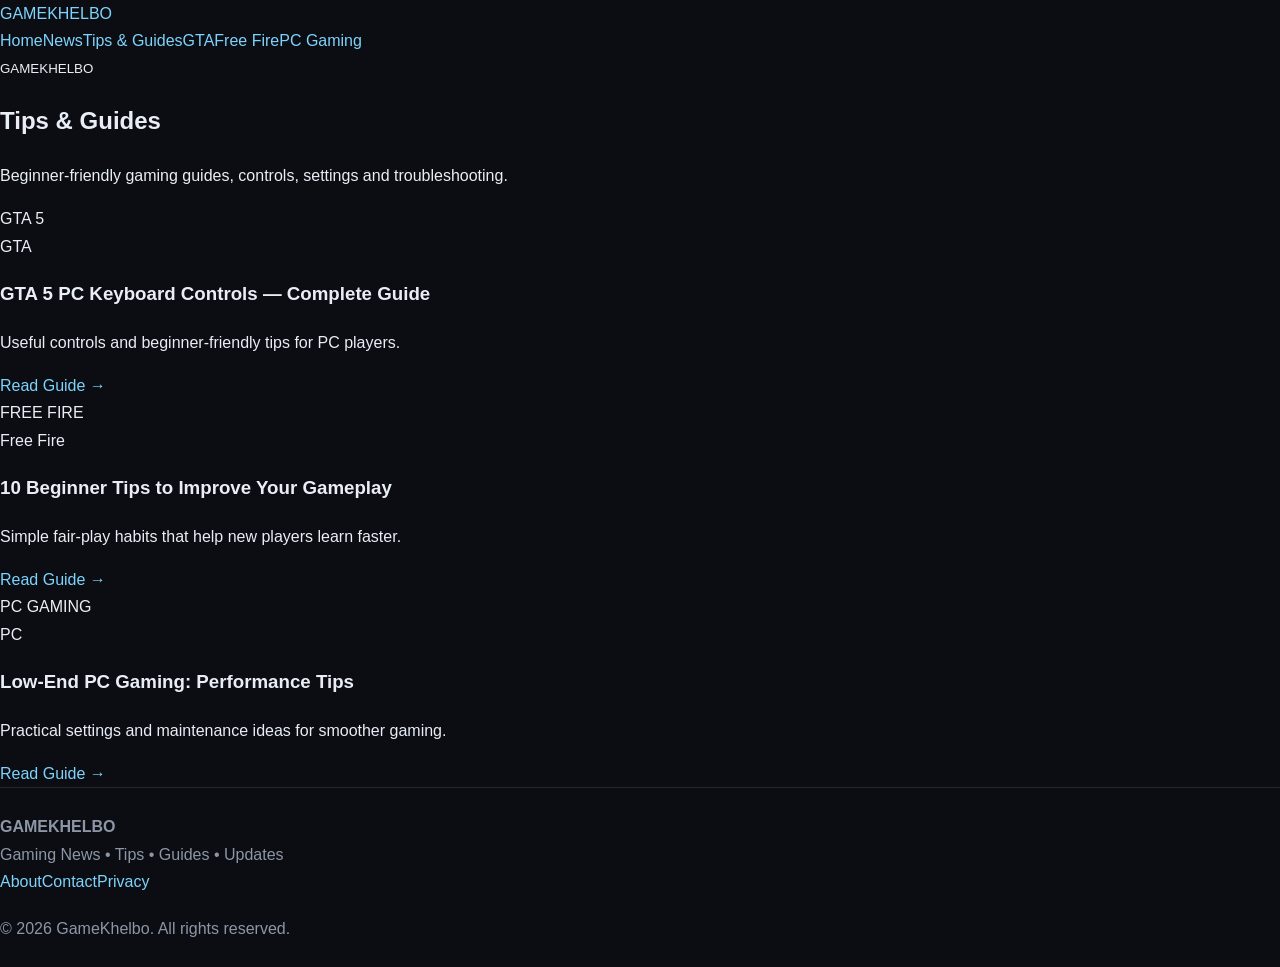
<file: tips.html>
<!doctype html><html lang="en"><head><meta charset="utf-8"><meta name="viewport" content="width=device-width,initial-scale=1"><meta name="description" content="Tips & Guides - GameKhelbo gaming news, tips and guides"><title>Tips & Guides | GameKhelbo</title><link rel="stylesheet" href="style.css"></head><body>
<header class="top"><div class="wrap nav"><a class="brand" href="index.html">GAME<span>KHELBO</span></a><nav class="navlinks"><a href="index.html">Home</a><a href="news.html">News</a><a href="tips.html">Tips & Guides</a><a href="gta.html">GTA</a><a href="freefire.html">Free Fire</a><a href="pc.html">PC Gaming</a></nav></div></header>
<main><section class="hero"><div class="wrap"><small>GAMEKHELBO</small><h1>Tips & Guides</h1><p>Beginner-friendly gaming guides, controls, settings and troubleshooting.</p></div></section><section class="section"><div class="wrap">
<div class="grid">
<article class="card"><div class="pic">GTA 5</div><div class="body"><span class="tag">GTA</span><h3>GTA 5 PC Keyboard Controls — Complete Guide</h3><p>Useful controls and beginner-friendly tips for PC players.</p><a class="read" href="article-gta-controls.html">Read Guide →</a></div></article>
<article class="card"><div class="pic">FREE FIRE</div><div class="body"><span class="tag">Free Fire</span><h3>10 Beginner Tips to Improve Your Gameplay</h3><p>Simple fair-play habits that help new players learn faster.</p><a class="read" href="article-freefire-tips.html">Read Guide →</a></div></article>
<article class="card"><div class="pic">PC GAMING</div><div class="body"><span class="tag">PC</span><h3>Low-End PC Gaming: Performance Tips</h3><p>Practical settings and maintenance ideas for smoother gaming.</p><a class="read" href="article-pc-performance.html">Read Guide →</a></div></article>
</div></div></section></main>
<footer><div class="wrap foot"><div><b>GAMEKHELBO</b><br>Gaming News • Tips • Guides • Updates</div><div class="links"><a href="about.html">About</a><a href="contact.html">Contact</a><a href="privacy.html">Privacy</a></div></div><div class="wrap" style="margin-top:20px">© 2026 GameKhelbo. All rights reserved.</div></footer></body></html>
</file>
<file: style.css>
*{box-sizing:border-box}body{margin:0;background:#0b0d12;color:#e9edf5;font-family:Arial,sans-serif;line-height:1.7}a{color:#7dd3fc;text-decoration:none}.container{width:min(1000px,92%);margin:auto}.nav-wrap{display:flex;align-items:center;justify-content:space-between;gap:20px;padding:18px 0}.logo{font-size:25px;font-weight:900;color:#fff}.nav-wrap nav{display:flex;gap:18px;flex-wrap:wrap}.article-page{padding:55px 0 80px}.article-meta{color:#7dd3fc;font-weight:700}.article-page h1{font-size:clamp(34px,6vw,58px);line-height:1.1;margin:12px 0 18px}.article-page h2{margin-top:38px;color:#fff}.lead{font-size:20px;color:#b9c2d0}.notice{margin-top:35px;padding:18px;border:1px solid #293241;border-radius:12px;background:#121722}.btn{display:inline-block;margin-top:18px;padding:10px 16px;border-radius:8px;background:#1e293b;color:#fff}footer{border-top:1px solid #202733;padding:25px 0;color:#8d96a6}@media(max-width:700px){.nav-wrap{align-items:flex-start;flex-direction:column}.nav-wrap nav{gap:10px;font-size:14px}}
</file>
